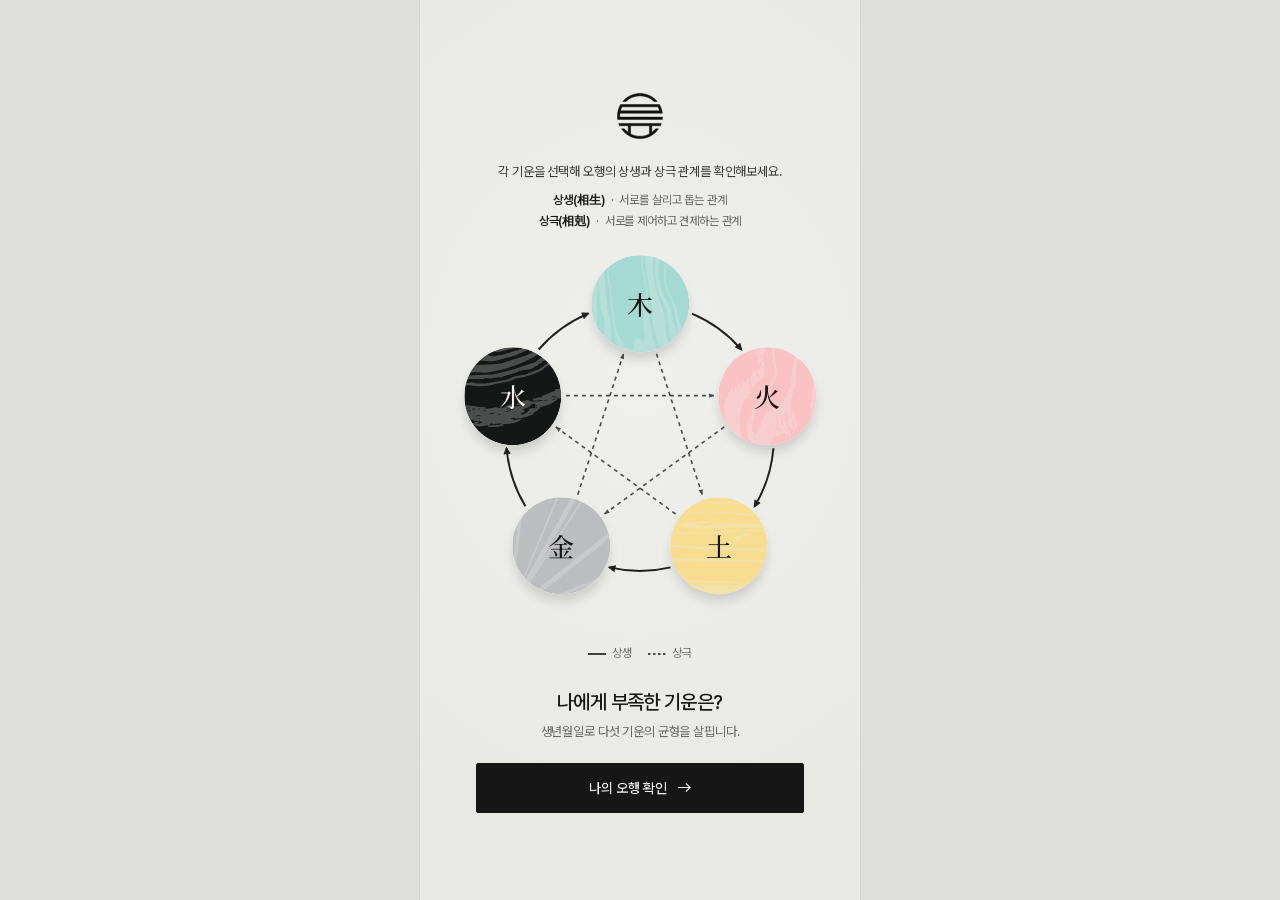
<file: index.html>
<!doctype html>
<html lang="ko">
<head>
<meta charset="utf-8">
<meta name="robots" content="noindex, nofollow">
<meta name="viewport" content="width=device-width, initial-scale=1, viewport-fit=cover">
<title>나에게 부족한 기운 | TEUM POTTERY</title>
<meta name="description" content="생년월일로 다섯 기운의 균형을 살피고, 부족한 기운과 어울리는 그릇을 알려 드립니다.">
<meta property="og:title" content="나에게 부족한 기운 | TEUM POTTERY">
<meta property="og:description" content="생년월일로 다섯 기운의 균형을 살피고, 부족한 기운과 어울리는 그릇을 알려 드립니다.">
<meta property="og:image" content="assets/img/hero.jpg">
<meta name="theme-color" content="#f3f3f1" media="(prefers-color-scheme: light)">
<meta name="theme-color" content="#121212" media="(prefers-color-scheme: dark)">
<meta name="color-scheme" content="light dark">
<link rel="icon" href="assets/img/logo-mark.svg" type="image/svg+xml">
<link rel="preload" href="assets/fonts/hanja-serif.woff2" as="font" type="font/woff2" crossorigin>
<link rel="stylesheet" href="assets/css/site.css?v=1794498417">
</head>
<body data-page="intro" data-base="">
<a class="skip" href="#main">본문 바로가기</a>
<div class="app app--screen app--tint">
  <main id="main" class="intro">
    <figure class="intro__visual" aria-label="오행 상생 상극 관계도">
      <img class="intro__mark logo-mark" src="assets/img/logo-mark.svg" alt="TEUM POTTERY" width="46" height="46">
      <dl class="cycle__legend">
        <div><dt><svg viewBox="0 0 18 6" aria-hidden="true"><path d="M0 3h18" stroke="currentColor"/></svg><span class="sr-only">실선</span></dt><dd>상생</dd></div>
        <div><dt><svg viewBox="0 0 18 6" aria-hidden="true"><path d="M0 3h18" stroke="currentColor" stroke-dasharray="2.5 2.5"/></svg><span class="sr-only">점선</span></dt><dd>상극</dd></div>
      </dl>
      <div class="cycle"></div>
      <figcaption class="cycle__caption">각 기운을 선택해 오행의 상생과 상극 관계를 확인해보세요.</figcaption>
      <dl class="cycle__terms">
        <div><dt>상생(相生)</dt><dd>서로를 살리고 돕는 관계</dd></div>
        <div><dt>상극(相剋)</dt><dd>서로를 제어하고 견제하는 관계</dd></div>
      </dl>
    </figure>

    <div class="intro__foot">
      <h1>나에게 부족한 기운은?</h1>
      <p>생년월일로 다섯 기운의 균형을 살핍니다.</p>
      <a class="btn btn--block" href="form/">나의 오행 확인<svg class="arrow" viewBox="0 0 16 16" fill="none" stroke="currentColor" stroke-width="1.2" aria-hidden="true"><path d="M1 8h13M9.5 3.5 14 8l-4.5 4.5"/></svg></a>
    </div>
  </main>
</div>
<script>window.TEUM_TEXT = {"intro.caption":"각 기운을 선택해 오행의 상생과 상극 관계를 확인해보세요.","intro.term1_name":"상생(相生)","intro.term1_desc":"서로를 살리고 돕는 관계","intro.term2_name":"상극(相剋)","intro.term2_desc":"서로를 제어하고 견제하는 관계","intro.legend1":"상생","intro.legend2":"상극","intro.title":"나에게 부족한 기운은?","intro.sub":"생년월일로 다섯 기운의 균형을 살핍니다.","intro.cta":"나의 오행 확인","form.title":"내 오행 알아보기","form.sub":"네 가지만 입력하면 됩니다.","form.info":"입력한 정보는 오행 분석에만 쓰이며 저장되지 않습니다.","form.cta":"분석 시작하기","loading.title":"기운을 살피고 있습니다","loading.step1":"여덟 글자를 세우고 있습니다","loading.step2":"다섯 기운을 헤아리고 있습니다","loading.step3":"부족한 기운을 찾고 있습니다","result.head":"{이름}님에게 필요한 기운은","result.items_for":"{이름}님을 위한 처방","result.item_soon":"준비 중","result.bal_title":"오행 밸런스","result.sang_title":"서로를 살리는 상생의 기운","result.sang_sub":"부족한 기운에, 이를 살리는 상생의 기운을 더해보세요.","result.sang_lack":"부족한 기운","result.sang_give":"살려주는 기운","result.me_title":"나에게 이 기운이 뜻하는 것","result.pil_title":"사주 여덟 글자","result.pil_note":"세력은 천간 1, 지지는 지장간 비율(본기 60, 중기 30, 여기 10), 태어난 달은 두 배로 계산합니다.","result.expert_label":"전문가 분석","result.disclaimer":"전통 명리학의 오행 계산을 바탕으로 한 참고용 결과입니다. 입력한 정보는 이 화면에서만 계산되며 저장되지 않습니다.","result.btn_again":"다시 분석하기","result.btn_share":"결과 공유하기","meta.title":"나에게 부족한 기운 | TEUM POTTERY","meta.desc":"생년월일로 다섯 기운의 균형을 살피고, 부족한 기운과 어울리는 그릇을 알려 드립니다."};window.TEUM_EL = {};</script>
<script src="assets/js/data.js?v=1794398529"></script>
<script src="assets/js/site.js?v=1794498417"></script>
</body>
</html>
</file>
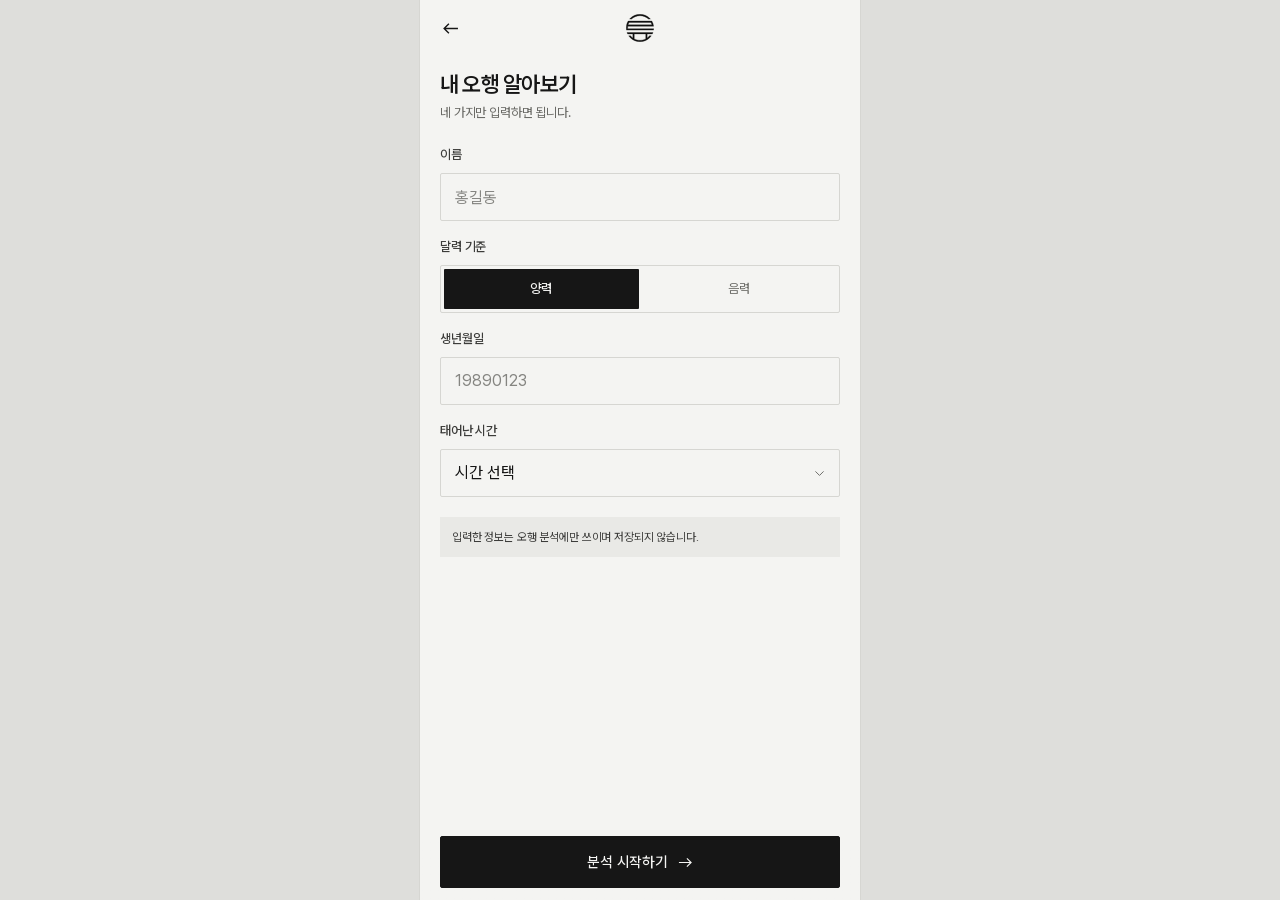
<file: form/index.html>
<!doctype html>
<html lang="ko">
<head>
<meta charset="utf-8">
<meta name="robots" content="noindex, nofollow">
<meta name="viewport" content="width=device-width, initial-scale=1, viewport-fit=cover">
<title>오행 확인 | TEUM POTTERY</title>
<meta name="description" content="이름, 생년월일, 태어난 시간으로 나의 오행을 확인합니다.">
<meta property="og:title" content="오행 확인 | TEUM POTTERY">
<meta property="og:description" content="이름, 생년월일, 태어난 시간으로 나의 오행을 확인합니다.">
<meta property="og:image" content="../assets/img/hero.jpg">
<meta name="theme-color" content="#f3f3f1" media="(prefers-color-scheme: light)">
<meta name="theme-color" content="#121212" media="(prefers-color-scheme: dark)">
<meta name="color-scheme" content="light dark">
<link rel="icon" href="../assets/img/logo-mark.svg" type="image/svg+xml">
<link rel="preload" href="../assets/fonts/hanja-serif.woff2" as="font" type="font/woff2" crossorigin>
<link rel="stylesheet" href="../assets/css/site.css?v=1794498417">
</head>
<body data-page="form" data-base="../">
<a class="skip" href="#main">본문 바로가기</a>
<div class="app">
  <header class="bar">
    <a class="bar__back" href="../" aria-label="처음으로"><svg viewBox="0 0 16 16" fill="none" stroke="currentColor" stroke-width="1.3" aria-hidden="true"><path d="M15 8H2M6.5 3.5 2 8l4.5 4.5"/></svg></a>
    <img class="logo-mark" src="../assets/img/logo-mark.svg" alt="TEUM POTTERY" width="23" height="23">
    <span class="bar__space" aria-hidden="true"></span>
  </header>

  <main id="main" class="page">
    <div class="page__head">
      <h1>내 오행 알아보기</h1>
      <p>네 가지만 입력하면 됩니다.</p>
    </div>

    <form class="form" id="oheng-form" novalidate>
      <div class="field">
        <label class="field__label" for="name">이름</label>
        <input class="input" id="name" name="name" type="text" autocomplete="name" maxlength="20" placeholder="홍길동" aria-describedby="name-error" spellcheck="false" enterkeyhint="next">
        <p class="field__error" id="name-error" role="alert"></p>
      </div>

      <fieldset class="field field--set">
        <legend class="field__label">달력 기준</legend>
        <div class="seg">
          <input type="radio" name="cal" id="cal-s" value="s" checked><label for="cal-s">양력</label>
          <input type="radio" name="cal" id="cal-l" value="l"><label for="cal-l">음력</label>
        </div>
      </fieldset>

      <div class="field">
        <div class="field__row">
          <label class="field__label" for="birth">생년월일</label>
          <label class="check" id="leap-wrap" hidden><input type="checkbox" id="leap" name="leap">윤달</label>
        </div>
        <input class="input" id="birth" name="birth" type="text" inputmode="numeric" autocomplete="bday" maxlength="8" placeholder="19890123" aria-describedby="birth-hint birth-error" spellcheck="false" enterkeyhint="next">
        <p class="field__hint" id="birth-hint" aria-live="polite"></p>
        <p class="field__error" id="birth-error" role="alert"></p>
      </div>

      <div class="field">
        <label class="field__label" for="time">태어난 시간</label>
        <div class="select-wrap">
          <select class="select" id="time" name="time" aria-describedby="time-error">
            <option value="" selected disabled>시간 선택</option>
            <option value="-1">모름 (시간 빼고 분석)</option>
          </select>
          <svg viewBox="0 0 16 16" fill="none" stroke="currentColor" stroke-width="1.2" aria-hidden="true"><path d="m3 6 5 5 5-5"/></svg>
        </div>
        <p class="field__error" id="time-error" role="alert"></p>
      </div>

      <p class="info">입력한 정보는 오행 분석에만 쓰이며 저장되지 않습니다.</p>

      <div class="cta">
        <button class="btn btn--block" type="submit">분석 시작하기<svg class="arrow" viewBox="0 0 16 16" fill="none" stroke="currentColor" stroke-width="1.2" aria-hidden="true"><path d="M1 8h13M9.5 3.5 14 8l-4.5 4.5"/></svg></button>
      </div>
    </form>
  </main>
</div>
<script>window.TEUM_TEXT = {"intro.caption":"각 기운을 선택해 오행의 상생과 상극 관계를 확인해보세요.","intro.term1_name":"상생(相生)","intro.term1_desc":"서로를 살리고 돕는 관계","intro.term2_name":"상극(相剋)","intro.term2_desc":"서로를 제어하고 견제하는 관계","intro.legend1":"상생","intro.legend2":"상극","intro.title":"나에게 부족한 기운은?","intro.sub":"생년월일로 다섯 기운의 균형을 살핍니다.","intro.cta":"나의 오행 확인","form.title":"내 오행 알아보기","form.sub":"네 가지만 입력하면 됩니다.","form.info":"입력한 정보는 오행 분석에만 쓰이며 저장되지 않습니다.","form.cta":"분석 시작하기","loading.title":"기운을 살피고 있습니다","loading.step1":"여덟 글자를 세우고 있습니다","loading.step2":"다섯 기운을 헤아리고 있습니다","loading.step3":"부족한 기운을 찾고 있습니다","result.head":"{이름}님에게 필요한 기운은","result.items_for":"{이름}님을 위한 처방","result.item_soon":"준비 중","result.bal_title":"오행 밸런스","result.sang_title":"서로를 살리는 상생의 기운","result.sang_sub":"부족한 기운에, 이를 살리는 상생의 기운을 더해보세요.","result.sang_lack":"부족한 기운","result.sang_give":"살려주는 기운","result.me_title":"나에게 이 기운이 뜻하는 것","result.pil_title":"사주 여덟 글자","result.pil_note":"세력은 천간 1, 지지는 지장간 비율(본기 60, 중기 30, 여기 10), 태어난 달은 두 배로 계산합니다.","result.expert_label":"전문가 분석","result.disclaimer":"전통 명리학의 오행 계산을 바탕으로 한 참고용 결과입니다. 입력한 정보는 이 화면에서만 계산되며 저장되지 않습니다.","result.btn_again":"다시 분석하기","result.btn_share":"결과 공유하기","meta.title":"나에게 부족한 기운 | TEUM POTTERY","meta.desc":"생년월일로 다섯 기운의 균형을 살피고, 부족한 기운과 어울리는 그릇을 알려 드립니다."};window.TEUM_EL = {};</script>
<script src="../assets/js/lunar.min.js?v=1794393887"></script>
<script src="../assets/js/data.js?v=1794398529"></script>
<script src="../assets/js/site.js?v=1794498417"></script>
</body>
</html>
</file>
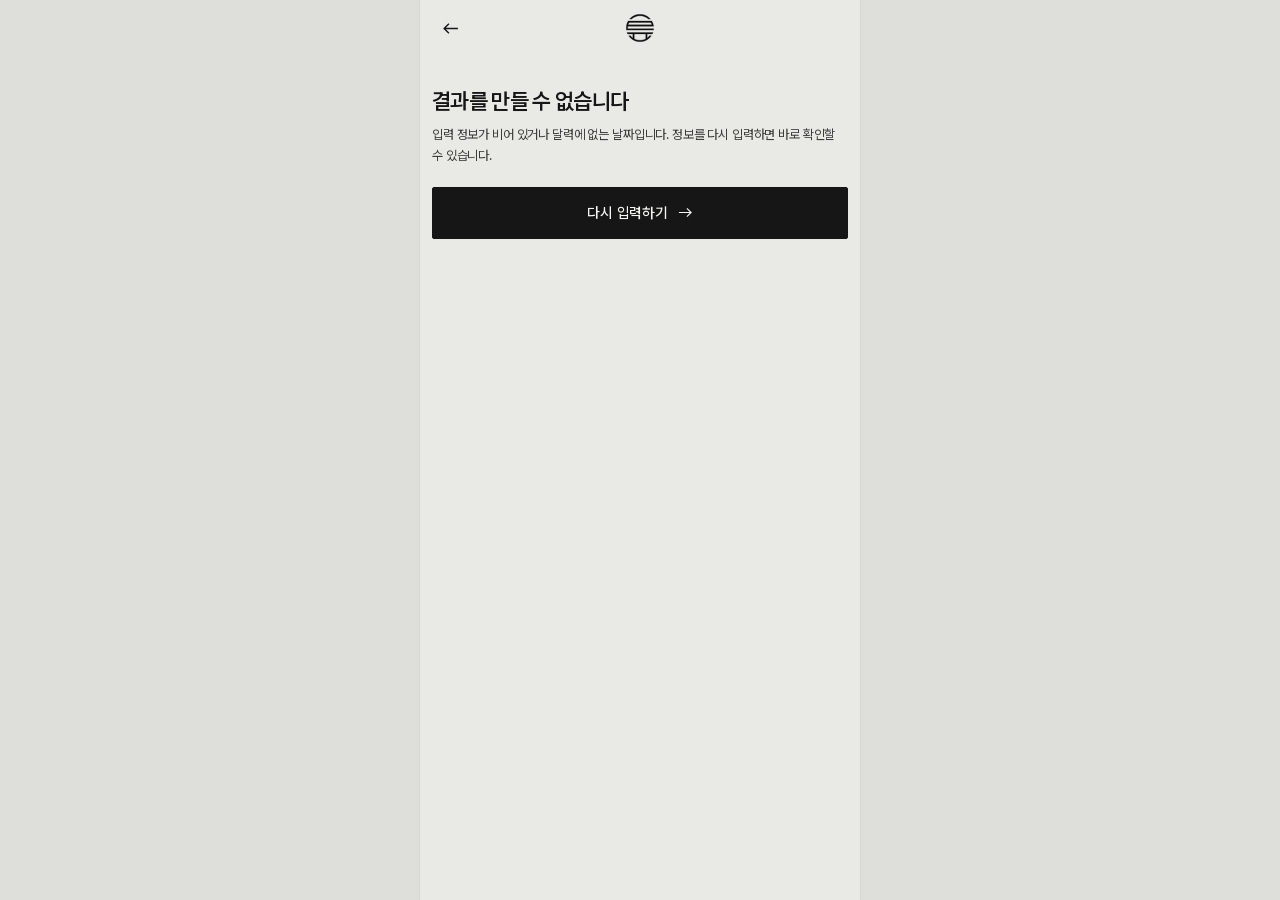
<file: result/index.html>
<!doctype html>
<html lang="ko">
<head>
<meta charset="utf-8">
<meta name="robots" content="noindex, nofollow">
<meta name="viewport" content="width=device-width, initial-scale=1, viewport-fit=cover">
<title>오행 분석 결과 | TEUM POTTERY</title>
<meta name="theme-color" content="#f3f3f1" media="(prefers-color-scheme: light)">
<meta name="theme-color" content="#121212" media="(prefers-color-scheme: dark)">
<meta name="color-scheme" content="light dark">
<link rel="icon" href="../assets/img/logo-mark.svg" type="image/svg+xml">
<link rel="preload" href="../assets/fonts/hanja-serif.woff2" as="font" type="font/woff2" crossorigin>
<link rel="stylesheet" href="../assets/css/site.css?v=1794498417">
</head>
<body data-page="result" data-base="../">
<a class="skip" href="#main">본문 바로가기</a>
<div class="app">
  <div class="loading" role="status" aria-live="polite">
    <p class="loading__title"><span class="loading__name">당신님의</span><br>기운을 살피고 있습니다</p>
    <div class="ring" aria-hidden="true">
      <div class="ring__track"></div>
      <span class="ring__hz">木</span>
    </div>
    <div class="dots" aria-hidden="true"><i></i><i></i><i></i></div>
    <p class="loading__step">여덟 글자를 세우고 있습니다</p>
  </div>

  <header class="bar">
    <a class="bar__back" href="../form/" aria-label="다시 입력"><svg viewBox="0 0 16 16" fill="none" stroke="currentColor" stroke-width="1.3" aria-hidden="true"><path d="M15 8H2M6.5 3.5 2 8l4.5 4.5"/></svg></a>
    <img class="logo-mark" src="../assets/img/logo-mark.svg" alt="TEUM POTTERY" width="23" height="23">
    <span class="bar__space" aria-hidden="true"></span>
  </header>

  <main id="main" class="page" tabindex="-1"></main>
</div>
<script>
window.TEUM_PRODUCTS = [{"name":"재유 장병","category":"그립톡","elements":["wood"],"summary":"옥빛 유약의 달항아리를 휴대폰 뒤에 두어 목의 기운을 가까이 합니다.","image":"../uploads/tok-wood.webp","url":"","button":"바로가기"},{"name":"그을림 사발","category":"그립톡","elements":["fire"],"summary":"분홍 유약의 달항아리를 휴대폰 뒤에 두어 화의 기운을 가까이 합니다.","image":"../uploads/tok-fire.webp","url":"","button":"바로가기"},{"name":"무유 흙 항아리","category":"그립톡","elements":["earth"],"summary":"노란 유약의 달항아리를 휴대폰 뒤에 두어 토의 기운을 가까이 합니다.","image":"../uploads/tok-earth.webp","url":"","button":"바로가기"},{"name":"은테 백자 잔","category":"그립톡","elements":["metal"],"summary":"흰 유약의 달항아리를 휴대폰 뒤에 두어 금의 기운을 가까이 합니다.","image":"../uploads/tok-metal.webp","url":"","button":"바로가기"},{"name":"천목 수반","category":"그립톡","elements":["water"],"summary":"검은 유약의 달항아리를 휴대폰 뒤에 두어 수의 기운을 가까이 합니다.","image":"../uploads/tok-water.webp","url":"","button":"바로가기"}];
window.TEUM_EXPERT = {"wood":{"sections":[{"title":"오행에서 목의 위치","body":"목은 봄과 같은 기운입니다. 언 땅을 뚫고 올라오는 새순처럼 위로, 바깥으로 뻗어 나가는 힘을 뜻합니다. 방향은 동쪽, 색은 푸른색에 해당하며, 몸에서는 간과 담, 근육과 눈과 깊이 이어집니다. 사주에 목이 넉넉한 사람은 성장 욕구가 크고, 어진 마음으로 주변을 품는 경향이 있습니다."},{"title":"목 부족이 일상에 미치는 영향","body":"목이 모자라면 새로운 일을 시작하는 힘이 약해집니다. 계획은 많아도 첫발을 떼기 어렵고, 한번 정한 생각을 쉽게 바꾸지 못해 답답함을 느끼기 쉽습니다. 몸에서는 눈의 피로, 뻣뻣한 어깨와 근육 긴장으로 드러나는 경우가 많고, 쉽게 짜증이 나거나 의욕이 꺾이기도 합니다."},{"title":"보완을 위한 전통적 처방","body":"동쪽으로 난 창을 자주 열고, 아침 햇빛 아래에서 걷는 시간을 만드는 것이 기본입니다. 푸른색과 초록 계열의 옷이나 소품, 살아 있는 식물을 곁에 두면 목의 기운이 들어옵니다. 신맛 나는 음식과 푸른 채소가 도움이 되며, 곧게 선 나무 소재의 가구나 길쭉한 화병도 같은 역할을 합니다."}]},"fire":{"sections":[{"title":"오행에서 화의 위치","body":"화는 여름과 같은 기운입니다. 따뜻한 햇살과 타오르는 불꽃처럼 빛과 온기를 퍼뜨리는 힘을 뜻합니다. 남쪽과 붉은빛에 해당하며, 몸에서는 심장과 혈액 순환, 혀와 깊이 연결됩니다. 사주에서 화가 풍부한 사람은 표현이 따뜻하고 사람을 끌어당기는 매력이 있습니다."},{"title":"화 부족이 일상에 미치는 영향","body":"화가 모자라면 마음에 불이 잘 붙지 않습니다. 하고 싶은 일이 있어도 의욕이 금세 식고, 사람을 만나는 일이 버겁게 느껴질 수 있습니다. 손발이 차고 혈색이 옅어지기 쉬우며, 겨울이나 흐린 날에 기분이 유난히 가라앉는 경향이 있습니다."},{"title":"보완을 위한 전통적 처방","body":"남쪽이 밝은 공간에서 지내고, 낮에 햇볕을 쬐는 시간을 늘리는 것이 좋습니다. 붉은색과 자주색 소품, 은은한 조명과 촛불이 화의 기운을 더합니다. 쓴맛이 나는 차와 따뜻한 음식을 가까이하고, 불을 거쳐 구워낸 도자기처럼 열의 흔적을 품은 물건을 곁에 두면 좋습니다."}]},"earth":{"sections":[{"title":"오행에서 토의 위치","body":"토는 계절과 계절 사이, 환절기의 기운입니다. 모든 것을 받아 주고 길러 내는 땅처럼 중심을 잡고 균형을 맞추는 힘을 뜻합니다. 방향은 중앙, 색은 황색에 해당하며, 몸에서는 위장과 비장, 입과 살에 이어집니다. 토가 넉넉한 사람은 믿음직하고 꾸준하며 사람 사이를 잘 잇습니다."},{"title":"토 부족이 일상에 미치는 영향","body":"토가 모자라면 마음이 한곳에 머물지 못합니다. 시작은 잘해도 끝까지 이어 가기 어렵고, 생활 리듬이 쉽게 흐트러집니다. 소화가 약하거나 식사가 불규칙해지기 쉬우며, 생각이 많아 걱정이 꼬리를 무는 일이 잦습니다."},{"title":"보완을 위한 전통적 처방","body":"정해진 시간에 식사하고 잠드는 규칙적인 생활이 가장 좋은 처방입니다. 황토색과 베이지 계열, 흙과 돌처럼 무게감 있는 소재를 가까이 두면 토의 기운이 쌓입니다. 단맛이 나는 곡물과 뿌리채소가 도움이 되며, 흙의 결이 살아 있는 그릇에 음식을 담아 먹는 것도 전통적인 방법입니다."}]},"metal":{"sections":[{"title":"오행에서 금의 위치","body":"금은 가을과 같은 기운입니다. 무르익은 열매를 거두고 필요 없는 것을 잘라 내듯, 맺고 끊고 다듬는 힘을 뜻합니다. 방향은 서쪽, 색은 흰색에 해당하며, 몸에서는 폐와 대장, 코와 피부에 이어집니다. 금이 넉넉한 사람은 판단이 분명하고 원칙과 의리를 중요하게 여깁니다."},{"title":"금 부족이 일상에 미치는 영향","body":"금이 모자라면 결정을 내리기 어렵습니다. 거절해야 할 때 거절하지 못하고, 물건과 일이 쌓여 주변이 쉽게 어수선해집니다. 호흡기와 피부가 예민해지기 쉽고, 마무리가 약해 애써 한 일의 결실을 놓치는 경우가 생깁니다."},{"title":"보완을 위한 전통적 처방","body":"공간을 비우고 정리하는 습관이 금을 채우는 첫걸음입니다. 흰색과 은색, 단단하고 매끄러운 금속이나 백자 같은 소재를 서쪽에 두면 좋습니다. 매운맛을 적당히 곁들이고, 깊은 호흡과 맑은 공기를 자주 들이는 것이 도움이 됩니다."}]},"water":{"sections":[{"title":"오행에서 수의 위치","body":"수는 겨울과 같은 기운입니다. 낮은 곳으로 흘러 깊이 고이는 물처럼 스며들고 저장하고 생각하는 힘을 뜻합니다. 방향은 북쪽, 색은 검은색에 해당하며, 몸에서는 신장과 방광, 귀와 뼈에 이어집니다. 수가 넉넉한 사람은 지혜롭고 유연하며 상황에 맞춰 흐를 줄 압니다."},{"title":"수 부족이 일상에 미치는 영향","body":"수가 모자라면 쉽게 지치고 회복이 더딥니다. 생각이 한쪽으로 치우치거나 조급해지기 쉽고, 마음을 가라앉히는 데 시간이 오래 걸립니다. 잠이 얕거나 몸이 쉽게 건조해지며, 허리와 무릎이 약해지는 경향이 있습니다."},{"title":"보완을 위한 전통적 처방","body":"충분한 수면과 물을 자주 마시는 습관이 기본입니다. 검은색과 남색 소품, 물을 담은 그릇이나 작은 수반을 북쪽 공간에 두면 수의 기운이 고입니다. 짠맛을 적당히 곁들이고 검은콩, 해조류 같은 음식을 가까이하는 것이 전통적인 처방입니다."}]}};
</script>
<script>window.TEUM_TEXT = {"intro.caption":"각 기운을 선택해 오행의 상생과 상극 관계를 확인해보세요.","intro.term1_name":"상생(相生)","intro.term1_desc":"서로를 살리고 돕는 관계","intro.term2_name":"상극(相剋)","intro.term2_desc":"서로를 제어하고 견제하는 관계","intro.legend1":"상생","intro.legend2":"상극","intro.title":"나에게 부족한 기운은?","intro.sub":"생년월일로 다섯 기운의 균형을 살핍니다.","intro.cta":"나의 오행 확인","form.title":"내 오행 알아보기","form.sub":"네 가지만 입력하면 됩니다.","form.info":"입력한 정보는 오행 분석에만 쓰이며 저장되지 않습니다.","form.cta":"분석 시작하기","loading.title":"기운을 살피고 있습니다","loading.step1":"여덟 글자를 세우고 있습니다","loading.step2":"다섯 기운을 헤아리고 있습니다","loading.step3":"부족한 기운을 찾고 있습니다","result.head":"{이름}님에게 필요한 기운은","result.items_for":"{이름}님을 위한 처방","result.item_soon":"준비 중","result.bal_title":"오행 밸런스","result.sang_title":"서로를 살리는 상생의 기운","result.sang_sub":"부족한 기운에, 이를 살리는 상생의 기운을 더해보세요.","result.sang_lack":"부족한 기운","result.sang_give":"살려주는 기운","result.me_title":"나에게 이 기운이 뜻하는 것","result.pil_title":"사주 여덟 글자","result.pil_note":"세력은 천간 1, 지지는 지장간 비율(본기 60, 중기 30, 여기 10), 태어난 달은 두 배로 계산합니다.","result.expert_label":"전문가 분석","result.disclaimer":"전통 명리학의 오행 계산을 바탕으로 한 참고용 결과입니다. 입력한 정보는 이 화면에서만 계산되며 저장되지 않습니다.","result.btn_again":"다시 분석하기","result.btn_share":"결과 공유하기","meta.title":"나에게 부족한 기운 | TEUM POTTERY","meta.desc":"생년월일로 다섯 기운의 균형을 살피고, 부족한 기운과 어울리는 그릇을 알려 드립니다."};window.TEUM_EL = {};</script>
<script src="../assets/js/lunar.min.js?v=1794393887"></script>
<script src="../assets/js/data.js?v=1794398529"></script>
<script src="../assets/js/site.js?v=1794498417"></script>
</body>
</html>
</file>
<file: assets/css/site.css>
@import url("pretendard.css");

@font-face { font-family: "Saira"; src: url("../fonts/saira-latin-300-normal.woff2") format("woff2"); font-weight: 300; font-display: swap; }
@font-face { font-family: "Saira"; src: url("../fonts/saira-latin-400-normal.woff2") format("woff2"); font-weight: 400; font-display: swap; }
@font-face { font-family: "Hanja Serif"; src: url("../fonts/hanja-serif.woff2") format("woff2"); font-weight: 200 900; font-display: swap; }

/* ---------- tokens ---------- */
:root {
  --paper: #f4f4f2;
  --paper-2: #e9e9e6;
  --outside: #dededb;
  --ink: #161616;
  --ink-2: #3c3c3a;
  --mute: #6a6a66;
  --line: #d6d6d2;
  --line-strong: #aaaaa5;
  --invert-ink: #f4f4f2;
  --danger: #a3322b;
  --wood: #9fcbba; --fire: #f2ab9e; --earth: #e8cb72; --metal: #c4beb8; --water: #2e2d2d;

  --sans: "Pretendard Variable", Pretendard, -apple-system, "Apple SD Gothic Neo", sans-serif;
  --latin: "Saira", var(--sans);
  --hanja: "Hanja Serif", "Noto Serif KR", "Apple SD Gothic Neo", serif;

  --app: 440px;
  --pad: 20px;
  --bar: 56px;
  --ease: cubic-bezier(0.16, 1, 0.3, 1);

  --fs-xs: 11.5px;
  --fs-sm: 13px;
  --fs-md: 14.5px;
  --fs-lg: 17px;
  --fs-xl: 22px;

  /* admin (넓은 화면) */
  --gutter: clamp(1rem, 0.4rem + 2.6vw, 3rem);
  --max: 1280px;
  --header-h: 64px;

  color-scheme: light;
}
@media (prefers-color-scheme: dark) {
  :root {
    --paper: #131313;
    --paper-2: #1d1d1c;
    --outside: #0b0b0b;
    --ink: #ececea;
    --ink-2: #c6c6c2;
    --mute: #98988f;
    --line: #2e2e2c;
    --line-strong: #565653;
    --invert-ink: #131313;
    --danger: #e0786f;
    color-scheme: dark;
  }
  .logo-mark, .logo-word { filter: invert(0.93); }
}

/* ---------- base ---------- */
*, *::before, *::after { box-sizing: border-box; }
html {
  -webkit-text-size-adjust: 100%;
  text-size-adjust: 100%;
  -webkit-tap-highlight-color: transparent;
  scrollbar-color: var(--line-strong) transparent;
  scrollbar-width: thin;
}
body {
  margin: 0;
  background: var(--paper);
  color: var(--ink);
  font-family: var(--sans);
  font-size: var(--fs-md);
  line-height: 1.6;
  letter-spacing: -0.01em;
  word-break: keep-all;
  overflow-wrap: break-word;
  -webkit-font-smoothing: antialiased;
}
img { display: block; max-width: 100%; height: auto; }
a { color: inherit; text-decoration-thickness: 1px; text-underline-offset: 0.25em; }
button, input, select, textarea { font: inherit; color: inherit; }
a, button, label, select, summary, [role="button"] { touch-action: manipulation; }
button, .btn, .seg label, .orb, summary, .bar__back { user-select: none; -webkit-user-select: none; -webkit-touch-callout: none; }
::selection { background: var(--ink); color: var(--invert-ink); }
:focus-visible { outline: 1px solid var(--ink); outline-offset: 3px; }
.sr-only { position: absolute; width: 1px; height: 1px; padding: 0; margin: -1px; overflow: hidden; clip: rect(0 0 0 0); white-space: nowrap; border: 0; }
.skip { position: absolute; left: 12px; top: -40px; z-index: 60; background: var(--ink); color: var(--invert-ink); padding: 8px 12px; font-size: var(--fs-sm); }
.skip:focus { top: 8px; }
.logo-mark { width: 30px; height: 30px; }
.logo-word { width: 112px; height: auto; }

/* =========================================================
   앱 한 열 (공개 화면)
   ========================================================= */
body[data-page="intro"], body[data-page="form"], body[data-page="result"] { background: var(--outside); }
.app {
  position: relative;
  width: 100%;
  max-width: var(--app);
  min-height: 100svh;
  margin: 0 auto;
  background: var(--paper);
  display: flex;
  flex-direction: column;
}
.app--screen { height: 100svh; height: 100dvh; min-height: 560px; }
@media (min-width: 520px) {
  .app { box-shadow: 0 0 0 1px var(--line); }
}

/* 상단 바 */
.bar {
  position: sticky; top: 0; z-index: 20;
  display: flex; align-items: center; justify-content: space-between;
  height: calc(var(--bar) + env(safe-area-inset-top));
  padding: env(safe-area-inset-top) var(--pad) 0;
  background: color-mix(in srgb, var(--paper) 90%, transparent);
  -webkit-backdrop-filter: blur(10px);
  backdrop-filter: blur(10px);
}
.bar .logo-mark { width: 28px; height: 28px; }
.app--tint .bar .logo-mark { width: 28px; height: 28px; }
.app--tint .bar .logo-word { width: 150px; }
.app--tint .bar .brand { gap: 12px; }
.app--tint .bar { height: calc(var(--bar) + env(safe-area-inset-top)); position: absolute; top: 0; left: 0; right: 0; justify-content: center; background: transparent; -webkit-backdrop-filter: none; backdrop-filter: none; }
.brand { display: inline-flex; align-items: center; gap: 10px; text-decoration: none; }
.bar__back, .bar__space { width: 36px; height: 36px; margin-left: -8px; display: grid; place-items: center; color: var(--ink); }
.bar__space { margin: 0 -8px 0 0; }
.bar__back svg { width: 17px; height: 17px; }
.bar__back:active { opacity: 0.5; }

/* 버튼 */
.btn {
  display: inline-flex; align-items: center; justify-content: center; gap: 10px;
  min-height: 52px; padding: 0 20px;
  border: 1px solid var(--ink); border-radius: 2px;
  background: var(--ink); color: var(--invert-ink);
  font-size: var(--fs-md); font-weight: 500; letter-spacing: -0.01em;
  text-decoration: none; white-space: nowrap; cursor: pointer;
  transition: transform 0.12s ease-out, opacity 0.12s ease-out, background 0.2s, color 0.2s;
}
.btn .arrow { width: 15px; height: 15px; transition: transform 0.4s var(--ease); }
.btn--block { width: 100%; }
.btn--ghost { background: transparent; color: var(--ink); border-color: var(--line-strong); }
.btn:active { transform: scale(0.98); opacity: 0.85; }
.btn[disabled] { opacity: 0.4; cursor: not-allowed; }
@media (hover: hover) and (pointer: fine) {
  .btn:hover .arrow { transform: translateX(3px); }
  .btn--ghost:hover { border-color: var(--ink); }
}

/* 하단 고정 CTA */
.cta {
  position: sticky; bottom: 0; z-index: 10;
  margin-top: auto;
  padding: 12px var(--pad) calc(12px + env(safe-area-inset-bottom));
  background: linear-gradient(to top, var(--paper) 72%, color-mix(in srgb, var(--paper) 0%, transparent));
}

/* =========================================================
   인트로
   ========================================================= */
.app--tint { background: var(--paper-2); }
.intro {
  flex: 1; display: flex; flex-direction: column; justify-content: center; min-height: 0;
  padding-top: calc(16px + env(safe-area-inset-top));
  background: radial-gradient(120% 70% at 50% 42%, color-mix(in srgb, var(--paper) 55%, var(--paper-2)) 0%, var(--paper-2) 70%);
}
.intro__visual {
  position: relative;
  flex: none;
  min-height: 0;
  margin: 0;
  background: none;
  display: flex; flex-direction: column; align-items: center; justify-content: center; gap: 0;
  padding: 0 16px;
  overflow: hidden;
  container-type: inline-size;
  /* 로고 · 안내문 · 오행 그림 사이를 같은 간격으로 */
  --intro-gap: clamp(16px, 2.6svh, 24px);
}
.cycle {
  --cyc: max(250px, min(100cqw, 390px, calc(100svh - 440px)));
  position: relative;
  width: min(100%, 390px);
  width: var(--cyc);
  aspect-ratio: 1;
  /* 맨 위 구슬은 상자 위에서 3.2% 내려와 있으므로 그만큼 당겨 눈에 보이는 간격을 맞춘다 */
  margin-top: calc(var(--intro-gap) - var(--cyc) * 0.032);
}
.cycle svg { position: absolute; inset: 0; width: 100%; height: 100%; overflow: visible; }
.cycle .arc, .cycle .ray { fill: none; stroke: var(--ink); vector-effect: non-scaling-stroke; transition: opacity 0.35s var(--ease); }
.cycle .arc { stroke-width: 2; opacity: 0.95; }
.cycle .ray { stroke-width: 1.6; stroke-dasharray: 4 4; opacity: 0.75; }
.cycle marker path { fill: var(--ink); }
.cycle .draw { stroke-dasharray: var(--len) var(--len); stroke-dashoffset: var(--len); animation: draw 1.4s var(--ease) both; }
.cycle .ray.draw { animation: drawRay 1.2s var(--ease) both; }
@keyframes draw { to { stroke-dashoffset: 0; } }
@keyframes drawRay { 0% { stroke-dasharray: 0 999; opacity: 0; } 1% { opacity: 0.75; } 100% { stroke-dasharray: 4 4; opacity: 0.75; } }

.orb {
  position: absolute;
  width: 25%; aspect-ratio: 1;
  transform: translate(-50%, -50%);
  border: 0; padding: 0; margin: 0; background: none;
  border-radius: 50%;
  cursor: pointer;
  opacity: 0;
  animation: orbIn 1s var(--ease) forwards;
}
.orb img {
  width: 100%; height: 100%;
  border-radius: 50%; object-fit: cover;
  /* 그림자는 box-shadow 로: filter drop-shadow 는 전환 도중 네모난 상자가 비쳐 보인다 */
  box-shadow: 0 8px 12px -2px rgb(20 20 20 / 0.16);
  transition: transform 0.4s var(--ease), opacity 0.4s var(--ease), filter 0.4s var(--ease), box-shadow 0.4s var(--ease);
}
.orb b {
  position: absolute; inset: 0;
  display: grid; place-items: center;
  font-family: var(--hanja); font-weight: 500;
  font-size: clamp(18px, 6vw, 26px);
  color: #161616;
  pointer-events: none;
}
.orb[data-el="water"] b { color: #f4f1ee; text-shadow: 0 1px 2px rgb(0 0 0 / 0.25); }
.orb .nm { display: none; }
.orb:active img { transform: scale(0.95); }
@keyframes orbIn { from { opacity: 0; transform: translate(-50%, -50%) scale(0.85); } to { opacity: 1; transform: translate(-50%, -50%) scale(1); } }

.cycle.is-focus .arc, .cycle.is-focus .ray { opacity: 0.1; }
.cycle.is-focus .arc.on { opacity: 1; stroke-width: 2.8; }
.cycle.is-focus .ray.on { opacity: 1; stroke-width: 2.4; stroke-dasharray: 6 4; }
.cycle.is-focus .orb:not(.on) img { filter: grayscale(0.7); opacity: 0.5; box-shadow: 0 8px 12px -2px rgb(20 20 20 / 0); }
.cycle .orb.on img { transform: scale(1.04); }

.cycle__legend {
  order: 1;
  margin: 12px 0 0;
  display: flex; justify-content: center; gap: 16px;
  font-size: 11.5px; color: var(--mute);
}
.cycle__legend div { display: flex; align-items: center; gap: 6px; }
.cycle__legend dt { display: flex; }
.cycle__legend dd { margin: 0; }
.cycle__legend svg { width: 18px; height: 6px; color: var(--ink); stroke-width: 1.6; }
.intro__mark { order: -2; width: 46px; height: 46px; margin-bottom: var(--intro-gap); }
.cycle__caption {
  order: -1;
  margin: 0;
  text-align: center; font-size: 13px; color: var(--ink-2);
  text-wrap: balance; word-break: keep-all;
  min-height: 1.5em;
}
.cycle__caption b { color: var(--ink); font-weight: 600; }
.cycle__terms {
  order: -1;
  margin: 8px 0 0;
  display: grid; gap: 2px; justify-items: center;
  font-size: 12px; color: var(--mute);
}
.cycle__terms div { display: flex; align-items: baseline; }
.cycle__terms dt { color: var(--ink); font-weight: 600; }
.cycle__terms dt::after { content: "·"; margin: 0 6px; color: var(--mute); font-weight: 400; }
.cycle__terms dd { margin: 0; }

.intro__foot {
  position: relative;
  padding: 26px var(--pad) calc(10px + env(safe-area-inset-bottom));
  text-align: center;
}
.intro__foot h1 { margin: 0 0 6px; font-size: 20px; font-weight: 500; letter-spacing: -0.03em; line-height: 1.35; }
.intro__foot p { margin: 0 0 20px; font-size: var(--fs-sm); color: var(--mute); }
.intro__foot .btn { width: 82%; min-height: 50px; font-size: 14px; font-weight: 500; letter-spacing: 0; }

/* =========================================================
   공통 페이지 (입력, 결과)
   ========================================================= */
.page { flex: 1; display: flex; flex-direction: column; padding: 8px var(--pad) 0; }
.page__head { margin: 6px 0 22px; }
.page__head h1 { margin: 0 0 4px; font-size: var(--fs-xl); font-weight: 600; letter-spacing: -0.035em; line-height: 1.3; }
.page__head p { margin: 0; font-size: var(--fs-sm); color: var(--mute); }

/* 폼 */
.form { flex: 1; display: flex; flex-direction: column; }
.page .form .cta { margin-inline: calc(var(--pad) * -1); }
.field { margin: 0 0 16px; }
.field--set { border: 0; padding: 0; min-inline-size: 0; }
.field--set legend { padding: 0; }
.field__row { display: flex; justify-content: space-between; align-items: center; }
.field__label { display: block; font-size: var(--fs-sm); font-weight: 500; margin-bottom: 7px; color: var(--ink-2); }
.field__label small { font-weight: 400; color: var(--mute); font-size: var(--fs-xs); margin-left: 6px; }
.input, .select {
  width: 100%; height: 48px; padding: 0 14px;
  border: 1px solid var(--line); border-radius: 2px;
  background: var(--paper);
  font-size: 16px; letter-spacing: 0;
  -webkit-appearance: none; appearance: none;
  transition: border-color 0.2s;
}
.input::placeholder { color: var(--mute); opacity: 0.8; }
.input:focus, .select:focus { outline: none; border-color: var(--ink); }
.input[aria-invalid="true"], .select[aria-invalid="true"] { border-color: var(--danger); }
.select-wrap { position: relative; }
.select-wrap svg { position: absolute; right: 14px; top: 50%; width: 13px; height: 13px; transform: translateY(-50%); pointer-events: none; color: var(--mute); }
.select { padding-right: 38px; cursor: pointer; }
.select option { background: var(--paper); color: var(--ink); }
.textarea { height: auto; padding: 12px 14px; line-height: 1.6; resize: vertical; min-height: 80px; }

.seg { display: grid; grid-template-columns: 1fr 1fr; border: 1px solid var(--line); border-radius: 2px; padding: 3px; gap: 3px; }
.seg input { position: absolute; opacity: 0; pointer-events: none; }
.seg label { height: 40px; display: grid; place-items: center; font-size: var(--fs-sm); cursor: pointer; color: var(--mute); border-radius: 1px; transition: background 0.25s var(--ease), color 0.25s var(--ease); }
.seg input:checked + label { background: var(--ink); color: var(--invert-ink); font-weight: 500; }
.seg input:focus-visible + label { outline: 1px solid var(--ink); outline-offset: 2px; }
.seg label:active { opacity: 0.7; }

.check { display: inline-flex; align-items: center; gap: 7px; font-size: var(--fs-sm); color: var(--ink-2); cursor: pointer; margin-bottom: 7px; }
.check input { -webkit-appearance: none; appearance: none; width: 16px; height: 16px; margin: 0; border: 1px solid var(--line-strong); border-radius: 1px; display: grid; place-items: center; cursor: pointer; }
.check input::after { content: ""; width: 8px; height: 8px; background: var(--ink); transform: scale(0); transition: transform 0.15s var(--ease); }
.check input:checked { border-color: var(--ink); }
.check input:checked::after { transform: scale(1); }
.check[hidden] { display: none; }
.field__hint { margin: 6px 0 0; font-size: var(--fs-xs); color: var(--mute); }
.field__hint:empty, .field__error:empty { display: none; }
.field__error { margin: 6px 0 0; font-size: var(--fs-xs); color: var(--danger); }
.info { margin: 4px 0 0; padding: 11px 12px; background: var(--paper-2); font-size: var(--fs-xs); color: var(--ink-2); }

/* =========================================================
   로딩
   ========================================================= */
.loading {
  position: fixed; inset: 0; z-index: 40;
  width: 100%; max-width: var(--app); margin: 0 auto;
  background: var(--paper);
  display: flex; flex-direction: column; align-items: center; justify-content: center;
  padding: var(--pad);
  text-align: center;
  transition: opacity 0.7s var(--ease) 0.2s, visibility 0.7s 0.2s;
}
.loading.is-done { opacity: 0; visibility: hidden; pointer-events: none; }
.loading[hidden] { display: none; }
.loading__title { margin: 0 0 36px; font-size: var(--fs-lg); font-weight: 600; line-height: 1.45; letter-spacing: -0.03em; transition: transform 0.7s var(--ease), opacity 0.5s; }
.ring { --size: 170px; position: relative; width: var(--size); aspect-ratio: 1; display: grid; place-items: center; transition: transform 0.8s var(--ease), opacity 0.6s; }
.ring__track {
  position: absolute; inset: 0; border-radius: 50%;
  background: conic-gradient(from 0deg, var(--wood), var(--fire), var(--earth), var(--metal), var(--water), var(--wood));
  -webkit-mask: radial-gradient(farthest-side, transparent 88%, #000 calc(88% + 1px));
  mask: radial-gradient(farthest-side, transparent 88%, #000 calc(88% + 1px));
  animation: spin 5s linear infinite;
}
.ring__hz { font-family: var(--hanja); font-weight: 300; font-size: 36px; line-height: 1; transition: opacity 0.3s var(--ease), transform 0.3s var(--ease); }
.ring__hz.is-swap { opacity: 0; transform: translateY(4px); }
@keyframes spin { to { transform: rotate(360deg); } }
.dots { display: flex; gap: 6px; margin-top: 32px; }
.dots i { width: 5px; height: 5px; border-radius: 50%; background: var(--ink); opacity: 0.2; animation: dot 1.2s var(--ease) infinite; }
.dots i:nth-child(2) { animation-delay: 0.18s; }
.dots i:nth-child(3) { animation-delay: 0.36s; }
@keyframes dot { 0%, 100% { opacity: 0.2; transform: none; } 40% { opacity: 1; transform: translateY(-3px); } }
.loading__step { margin: 12px 0 0; font-size: var(--fs-sm); color: var(--ink-2); min-height: 1.6em; transition: opacity 0.25s; }
.loading__step.is-swap { opacity: 0; }
.loading.is-leaving .ring { transform: scale(1.1); opacity: 0; }
.loading.is-leaving .loading__title { transform: translateY(-10px); opacity: 0; }
.loading.is-done .ring__track { animation-play-state: paused; }
#main:focus { outline: none; }

/* =========================================================
   결과
   ========================================================= */
.r-head { margin: 6px 0 22px; }
.r-head h1 { margin: 0 0 6px; font-size: var(--fs-xl); font-weight: 600; letter-spacing: -0.035em; line-height: 1.3; }
.r-head h1 span { font-family: var(--hanja); font-weight: 400; }
.r-head h1.fit { white-space: nowrap; overflow: hidden; }
.r-head .birth { margin: 0; font-size: var(--fs-xs); color: var(--mute); line-height: 1.55; }

.block { padding: 26px 0; border-top: 1px solid var(--line); }
.block__title { margin: 0 0 14px; font-size: var(--fs-md); font-weight: 600; letter-spacing: -0.02em; }
.block__for { margin: 0 0 2px; font-size: var(--fs-xs); color: var(--mute); }
.block__big { margin: 0 0 6px; font-size: 19px; font-weight: 600; letter-spacing: -0.03em; line-height: 1.35; }
.block__lead { margin: 0 0 16px; font-size: var(--fs-sm); color: var(--ink-2); }

/* 사주 원국 */
.pillars { display: grid; grid-template-columns: repeat(4, minmax(0, 1fr)); background: var(--paper-2); }
.pillar { padding: 10px 0 12px; text-align: center; }
.pillar + .pillar { box-shadow: -1px 0 0 var(--paper); }
.pillar__name { font-size: 10.5px; color: var(--mute); margin-bottom: 4px; }
.glyph { display: grid; justify-items: center; padding: 4px 0; }
.glyph b { font-family: var(--hanja); font-weight: 400; font-size: 26px; line-height: 1.15; }
.glyph b::after { content: ""; display: block; width: 14px; height: 3px; margin: 3px auto 2px; background: var(--c, transparent); }
.glyph span { font-size: 10.5px; color: var(--mute); }
.glyph.is-unknown b { color: var(--line-strong); font-family: var(--sans); font-weight: 300; }

/* 분포 */
.dist__sum { margin: -6px 0 14px; font-size: var(--fs-sm); color: var(--ink-2); }
.dist__sum b { font-weight: 600; color: var(--ink); }
.dist { list-style: none; margin: 0; padding: 0; display: grid; grid-template-columns: repeat(5, minmax(0, 1fr)); gap: 6px; }
.dist li { display: grid; justify-items: center; gap: 2px; text-align: center; }
.dist .pct { font-family: var(--latin); font-size: 12px; color: var(--mute); font-variant-numeric: tabular-nums; }
.dist .meter { position: relative; width: 100%; height: 110px; display: flex; align-items: flex-end; justify-content: center; border-bottom: 1px solid var(--ink); margin-bottom: 6px; }
.dist .meter i { width: 26px; height: 0; background: var(--c, var(--line-strong)); transition: height 1.1s var(--ease) 0.3s; }
.is-ready .dist .meter i { height: var(--h); }
.dist li.is-low .meter i { background: transparent; outline: 1px dashed var(--ink); outline-offset: -1px; min-height: 3px; }
.dist li.is-high .meter i { box-shadow: inset 0 0 0 1px rgb(0 0 0 / 0.08); }
.dist li.is-high .pct, .dist li.is-low .pct { color: var(--ink); font-weight: 400; }
.dist .hz { font-family: var(--hanja); font-weight: 400; font-size: 20px; line-height: 1.2; }
.dist .nm { font-size: 11.5px; color: var(--ink-2); }
.dist .tag { font-size: 11px; font-weight: 600; min-height: 1.4em; }
.dist li.is-low .tag { color: var(--danger); }

.strength { margin-top: 18px; display: grid; gap: 14px; }
.strength h3 { margin: 0 0 2px; font-size: var(--fs-xs); font-weight: 500; color: var(--mute); }
.strength .big { margin: 0; font-size: var(--fs-md); font-weight: 600; }
.strength .big b { font-family: var(--hanja); font-weight: 400; }
.strength .big small { font-size: var(--fs-xs); color: var(--mute); font-weight: 400; margin-left: 4px; }
.strength p { margin: 0; font-size: var(--fs-sm); color: var(--ink-2); }
.scale { position: relative; height: 1px; background: var(--line-strong); margin: 12px 0 6px; }
.scale i { position: absolute; top: 50%; width: 8px; height: 8px; background: var(--ink); transform: translate(-50%, -50%) rotate(45deg); left: 50%; transition: left 1.1s var(--ease) 0.4s; }
.is-ready .scale i { left: var(--x); }
.scale-labels { display: flex; justify-content: space-between; font-size: 10.5px; color: var(--mute); margin-bottom: 8px; }
.note { margin: 12px 0 0; font-size: var(--fs-xs); color: var(--mute); }

/* 채울 기운 */
.need + .need { margin-top: 22px; }
.need__media.need__media--card { aspect-ratio: 2 / 3; box-shadow: 0 10px 24px rgb(20 20 20 / 0.12); }
.need__media { width: 62%; margin: 0 auto 16px; background: var(--paper-2); aspect-ratio: 4 / 5; overflow: hidden; }
.need__media img { width: 100%; height: 100%; object-fit: cover; }
.need__title { display: flex; align-items: baseline; gap: 8px; margin: 0 0 8px; }
.need__title b { font-family: var(--hanja); font-weight: 300; font-size: 34px; line-height: 1; }
.need__title span { font-size: var(--fs-lg); font-weight: 600; }
.need__kw { font-size: var(--fs-sm); color: var(--ink-2); font-weight: 500; }
.need__en { margin: -4px 0 12px; font-family: var(--latin); font-size: 11.5px; letter-spacing: 0.08em; color: var(--mute); }
.need__title .latin { font-family: var(--latin); font-size: 11px; font-weight: 300; color: var(--mute); letter-spacing: 0.12em; }
.need__lead { margin: 0 0 14px; font-size: var(--fs-sm); color: var(--ink-2); }
.facts { display: grid; grid-template-columns: 1fr 1fr; margin: 0; border-top: 1px solid var(--ink); }
.facts div { padding: 9px 0 10px; border-bottom: 1px solid var(--line); }
.facts div:nth-child(even) { padding-left: 12px; box-shadow: -1px 0 0 var(--line); }
.facts dt { font-size: 10.5px; color: var(--mute); }
.facts dd { margin: 0; font-size: var(--fs-sm); }

/* 처방 아이템 */
.items { list-style: none; margin: 0 calc(var(--pad) * -1); padding: 0 var(--pad); display: grid; grid-auto-flow: column; grid-auto-columns: calc(50% - 5px); gap: 10px; overflow-x: auto; scroll-snap-type: x mandatory; scroll-padding-inline: var(--pad); scrollbar-width: none; overscroll-behavior-x: contain; }
.items::-webkit-scrollbar { display: none; }
.items.is-one { grid-auto-columns: 100%; }
.item { scroll-snap-align: start; display: flex; flex-direction: column; min-width: 0; }
.item__ph { aspect-ratio: 4 / 5; overflow: hidden; }
.item__ph:empty { background: var(--paper-2); }
.items.is-one .item { width: 62%; justify-self: center; }
.item__ph img { width: 100%; height: 100%; object-fit: contain; }
.item__body { padding: 10px 0 12px; flex: 1; display: grid; align-content: start; gap: 3px; }
.item__cat { font-size: 10.5px; color: var(--mute); }
.item__name { margin: 0; font-size: var(--fs-sm); font-weight: 600; }
.item__sum { margin: 0; font-size: var(--fs-xs); color: var(--ink-2); line-height: 1.5; }
.item__link { display: flex; justify-content: space-between; align-items: center; height: 42px; padding: 0 12px; background: var(--ink); color: var(--invert-ink); font-size: var(--fs-sm); font-weight: 500; text-decoration: none; }
.item__link .arrow { width: 14px; height: 14px; }
.item__link[aria-disabled="true"] { background: var(--paper-2); color: var(--mute); }
.item__link:active { opacity: 0.8; }
.swipe-hint { margin: 12px auto 0; width: 64px; height: 1px; background: var(--line); position: relative; overflow: hidden; }
.swipe-hint i { position: absolute; left: 0; top: 0; height: 1px; background: var(--ink); transition: transform 0.3s var(--ease); }

/* 전문가 분석 */
.acc { border-top: 1px solid var(--ink); }
.acc details { border-bottom: 1px solid var(--line); }
.acc summary { list-style: none; display: grid; grid-template-columns: 26px 1fr 16px; align-items: center; gap: 6px; padding: 15px 0; cursor: pointer; font-size: var(--fs-sm); font-weight: 600; }
.acc summary::-webkit-details-marker { display: none; }
.acc summary .no { font-family: var(--latin); font-weight: 300; color: var(--mute); font-size: 12px; }
.acc summary svg { width: 14px; height: 14px; color: var(--mute); transition: transform 0.35s var(--ease); }
.acc details[open] summary svg { transform: rotate(180deg); }
.acc summary:active { opacity: 0.6; }
.acc__body { display: grid; grid-template-rows: 0fr; transition: grid-template-rows 0.4s var(--ease); }
.acc details[open] .acc__body { grid-template-rows: 1fr; }
.acc__body > div { overflow: hidden; }
.acc__body p { margin: 0; padding: 0 0 16px 32px; font-size: var(--fs-sm); color: var(--ink-2); white-space: pre-line; }

.disclaimer { margin: 0; padding: 20px 0 8px; font-size: var(--fs-xs); color: var(--mute); }
.actions { position: relative; display: grid; grid-template-columns: 1fr 1fr; gap: 8px; }
.actions .btn { min-height: 50px; padding: 0 12px; font-size: var(--fs-sm); }
.copied { position: absolute; left: 0; right: 0; bottom: calc(100% + 6px); text-align: center; font-size: var(--fs-xs); color: var(--ink-2); pointer-events: none; }
.copied:empty { display: none; }

.error-state { padding-top: 20px; }
.error-state h1 { font-size: var(--fs-xl); font-weight: 600; letter-spacing: -0.03em; margin: 0 0 6px; }
.error-state p { color: var(--ink-2); margin: 0 0 20px; font-size: var(--fs-sm); }

.reveal > * { opacity: 0; transform: translateY(8px); }
.is-ready .reveal > * { opacity: 1; transform: none; transition: opacity 0.8s var(--ease), transform 0.8s var(--ease); }
.is-ready .reveal > *:nth-child(2) { transition-delay: 0.08s; }
.is-ready .reveal > *:nth-child(3) { transition-delay: 0.16s; }

/* 낮은 화면(가로 휴대폰 등) */
@media (max-height: 600px) {
  .app--screen { height: auto; min-height: 100svh; }
  .intro { padding-bottom: 20px; }
  .cycle { --cyc: 270px; }
}

/* =========================================================
   관리자 (넓은 화면)
   ========================================================= */
.wrap { width: 100%; max-width: var(--max); margin-inline: auto; padding-inline: var(--gutter); }
.site-header { position: sticky; top: 0; z-index: 20; background: color-mix(in srgb, var(--paper) 92%, transparent); -webkit-backdrop-filter: blur(10px); backdrop-filter: blur(10px); border-bottom: 1px solid var(--line); }
.site-header .wrap { height: var(--header-h); display: flex; align-items: center; justify-content: space-between; gap: 1rem; }
.site-header .brand { gap: 12px; }
.site-header .logo-mark { width: 30px; height: 30px; }
.site-header .logo-word { width: 130px; }
.back { display: inline-flex; align-items: center; gap: 8px; margin-bottom: 1.6rem; font-size: var(--fs-sm); color: var(--mute); text-decoration: none; }
.back svg { width: 14px; height: 14px; }
body[data-page="admin"] .field { margin-bottom: 0; padding-block: 18px 22px; border-top: 1px solid var(--line); }
body[data-page="admin"] .form { max-width: 560px; }
body[data-page="admin"] .form__submit { padding-top: 20px; border-top: 1px solid var(--line); }
body[data-page="admin"] .form__submit .btn { width: 100%; }
body[data-page="admin"] .input { height: 50px; }
body[data-page="admin"] .textarea { height: auto; }

@media (prefers-reduced-motion: reduce) {
  *, *::before, *::after { animation-duration: 0.01ms !important; animation-iteration-count: 1 !important; transition-duration: 0.01ms !important; }
  .orb { opacity: 1; }
  .cycle .draw { stroke-dashoffset: 0; }
  .ring__track { animation: none; }
}
body[data-page="admin"] .field--set legend { float: left; width: 100%; }
body[data-page="admin"] .field--set legend + * { clear: both; }

/* =========================================================
   결과: 섹션 패널
   ========================================================= */
body[data-page="result"] .app { background: var(--paper-2); }
body[data-page="result"] .bar { background: color-mix(in srgb, var(--paper-2) 90%, transparent); }
body[data-page="result"] .page { padding-inline: 12px; }
body[data-page="result"] .r-head { padding: 0 8px; }
.r-head .hj { font-family: var(--hanja); font-weight: 400; }
.panel { background: var(--paper); border-radius: 4px; padding: 20px 18px; margin-bottom: 10px; }
.panel__title { margin: 0 0 14px; font-size: 15px; font-weight: 600; letter-spacing: -0.02em; }
.panel__for { margin: 0 0 2px; font-size: var(--fs-xs); color: var(--mute); }
.panel__big { margin: 0 0 14px; font-size: 18px; font-weight: 600; letter-spacing: -0.03em; line-height: 1.35; }
.panel__text { margin: 14px 0 0; font-size: var(--fs-sm); color: var(--ink-2); }
.panel__sub { margin: -8px 0 14px; font-size: var(--fs-sm); color: var(--ink-2); }
/* 상생 조합: 내 조합은 크게, 나머지 네 조합은 작게 */
.sang {
  display: grid; grid-template-columns: 1fr auto 1fr; align-items: center;
  padding: 22px 10px 20px; border-radius: 3px; text-align: center;
  background: var(--paper-2);
  background: linear-gradient(100deg, color-mix(in srgb, var(--c) 20%, var(--paper)), color-mix(in srgb, var(--c2) 20%, var(--paper)));
}
.sang__el { display: grid; justify-items: center; min-width: 0; }
.sang__orb { position: relative; width: clamp(64px, 21vw, 84px); aspect-ratio: 1; margin-bottom: 12px; }
.sang__orb img { width: 100%; height: 100%; border-radius: 50%; box-shadow: 0 8px 12px -2px rgb(20 20 20 / 0.16); }
.sang__orb b { position: absolute; inset: 0; display: grid; place-items: center; font-family: var(--hanja); font-weight: 500; font-size: clamp(20px, 6.4vw, 26px); color: #161616; }
.sang__orb[data-el="water"] b { color: #f4f1ee; }
/* 내 조합(위쪽 큰 두 개)은 그립톡 사진으로 */
.sang__tok { display: block; height: clamp(132px, 42vw, 176px); aspect-ratio: 4 / 5; margin-bottom: 12px; }
.sang__tok img { display: block; width: 100%; height: 100%; object-fit: contain; filter: drop-shadow(0 10px 12px rgb(20 20 20 / 0.14)); }
.sang__el small { font-size: var(--fs-xs); color: var(--mute); }
.sang__el strong { font-size: 16px; font-weight: 600; letter-spacing: -0.02em; }
.sang__plus { position: relative; width: 14px; height: 14px; margin-bottom: 44px; }
.sang__plus::before, .sang__plus::after { content: ""; position: absolute; left: 50%; top: 50%; width: 14px; height: 1.5px; background: var(--ink); transform: translate(-50%, -50%); }
.sang__plus::after { transform: translate(-50%, -50%) rotate(90deg); }
.sang__rest { list-style: none; margin: 8px 0 0; padding: 0; display: grid; grid-template-columns: 1fr 1fr; gap: 8px; }
.sang__rest li { display: flex; align-items: center; gap: 9px; min-width: 0; padding: 9px 10px; border: 1px solid var(--line); border-radius: 3px; font-size: 12.5px; color: var(--mute); }
.sang__mini { display: flex; flex: none; }
.sang__mini img { width: 20px; height: 20px; border-radius: 50%; box-shadow: 0 0 0 1.5px var(--paper); }
.sang__mini img + img { margin-left: -5px; }
.sang__pair { min-width: 0; white-space: nowrap; }
.sang__pair i { margin: 0 4px; font-style: normal; color: var(--mute); }
.sang__pair b { font-weight: 600; color: var(--ink-2); }
.panel .note { margin-top: 12px; }

.panel--hero { background: linear-gradient(160deg, color-mix(in srgb, var(--c) 22%, var(--paper)) 0%, var(--paper) 62%); }
.hero__top { display: grid; grid-template-columns: 92px 1fr; gap: 16px; align-items: center; }
.hero__card { width: 92px; height: auto; box-shadow: 0 6px 14px rgb(20 20 20 / 0.12); }
.hero__hz { margin: 0; font-family: var(--hanja); font-weight: 500; font-size: 52px; line-height: 1; color: color-mix(in srgb, var(--c) 70%, var(--ink)); }
.hero__kw { margin: 8px 0 0; font-size: 17px; font-weight: 600; letter-spacing: -0.02em; }
.hero__en { margin: 2px 0 0; font-family: var(--latin); font-size: 11px; letter-spacing: 0.08em; color: var(--mute); }
.hero__msg { margin: 16px 0 0; font-size: 15px; line-height: 1.6; }
.hero__msg b { font-weight: 600; }
.tags { list-style: none; margin: 16px 0 0; padding: 14px 0 0; border-top: 1px solid var(--line); display: grid; grid-template-columns: repeat(3, 1fr); gap: 8px 0; text-align: center; }
.tags li { font-size: var(--fs-sm); color: var(--ink-2); }

.bal { list-style: none; margin: 0; padding: 0; display: grid; gap: 4px; }
.bal li { display: grid; grid-template-columns: 28px 1fr 34px 40px; align-items: center; gap: 10px; padding: 7px 8px; border-radius: 3px; }
.bal li.is-low { background: color-mix(in srgb, var(--danger) 7%, var(--paper)); }
.bal__dot { width: 28px; height: 28px; border-radius: 50%; background: var(--c); display: grid; place-items: center; font-family: var(--hanja); font-size: 14px; color: #1d1d1b; }
.bal__dot[data-dark] { color: #f4f4f2; }
.bal__bar { height: 6px; background: var(--paper-2); border-radius: 3px; overflow: hidden; }
.bal__bar i { display: block; height: 100%; width: 0; background: var(--c); border-radius: 3px; transition: width 1.1s var(--ease) 0.3s; }
.is-ready .bal__bar i { width: var(--w); }
.bal__n { font-size: 11.5px; color: var(--mute); text-align: right; font-variant-numeric: tabular-nums; }
.bal__lv { font-size: var(--fs-sm); color: var(--ink-2); text-align: right; }
.bal li.is-low .bal__lv { color: var(--danger); font-weight: 600; }
.tip { margin: 12px 0 0; padding: 12px 14px; display: flex; gap: 10px; align-items: flex-start; background: var(--paper-2); font-size: var(--fs-sm); color: var(--ink-2); line-height: 1.55; }
.tip svg { flex: none; width: 14px; height: 14px; margin-top: 3px; color: var(--mute); }

.me { display: grid; }
.me__row { display: flex; justify-content: space-between; gap: 12px; padding: 9px 0; border-bottom: 1px solid var(--line); font-size: var(--fs-sm); }
.me__row:first-child { padding-top: 0; }
.me__k { color: var(--mute); flex: none; }
.me__v { text-align: right; font-weight: 500; }
.me__v b { font-family: var(--hanja); font-weight: 400; font-size: 16px; }
.me__v small { font-weight: 400; color: var(--mute); font-size: var(--fs-xs); margin-left: 4px; }
.me .scale { margin-top: 16px; }

.more { list-style: none; margin: 0; padding: 0; display: grid; grid-template-columns: 1fr 1fr; gap: 8px; }
.more li > * { display: flex; align-items: center; gap: 10px; padding: 10px; height: 100%; border: 1px solid var(--line); border-radius: 3px; text-decoration: none; background: linear-gradient(135deg, color-mix(in srgb, var(--c) 16%, var(--paper)), var(--paper) 70%); }
.more a:active { opacity: 0.7; }
.more img { width: 42px; height: 42px; flex: none; border-radius: 50%; box-shadow: 0 3px 6px -1px rgb(20 20 20 / 0.14); }
.more__t { display: grid; min-width: 0; }
.more__t small { font-size: 10.5px; color: var(--mute); }
.more__t b { font-size: 12.5px; font-weight: 600; line-height: 1.35; }

body[data-page="result"] .disclaimer { padding: 6px 8px 12px; }
.cta--result { margin-inline: -12px; background: linear-gradient(to top, var(--paper-2) 72%, color-mix(in srgb, var(--paper-2) 0%, transparent)); }
body[data-page="result"] .items { margin-inline: -18px; padding-inline: 18px; scroll-padding-inline: 18px; }

/* 아주 좁은 화면(아이폰 SE 등 320px): 상생 조합 작은 칸을 한 줄에 하나씩 */
@media (max-width: 359px) {
  .sang__rest { grid-template-columns: 1fr; }
}
</file>
